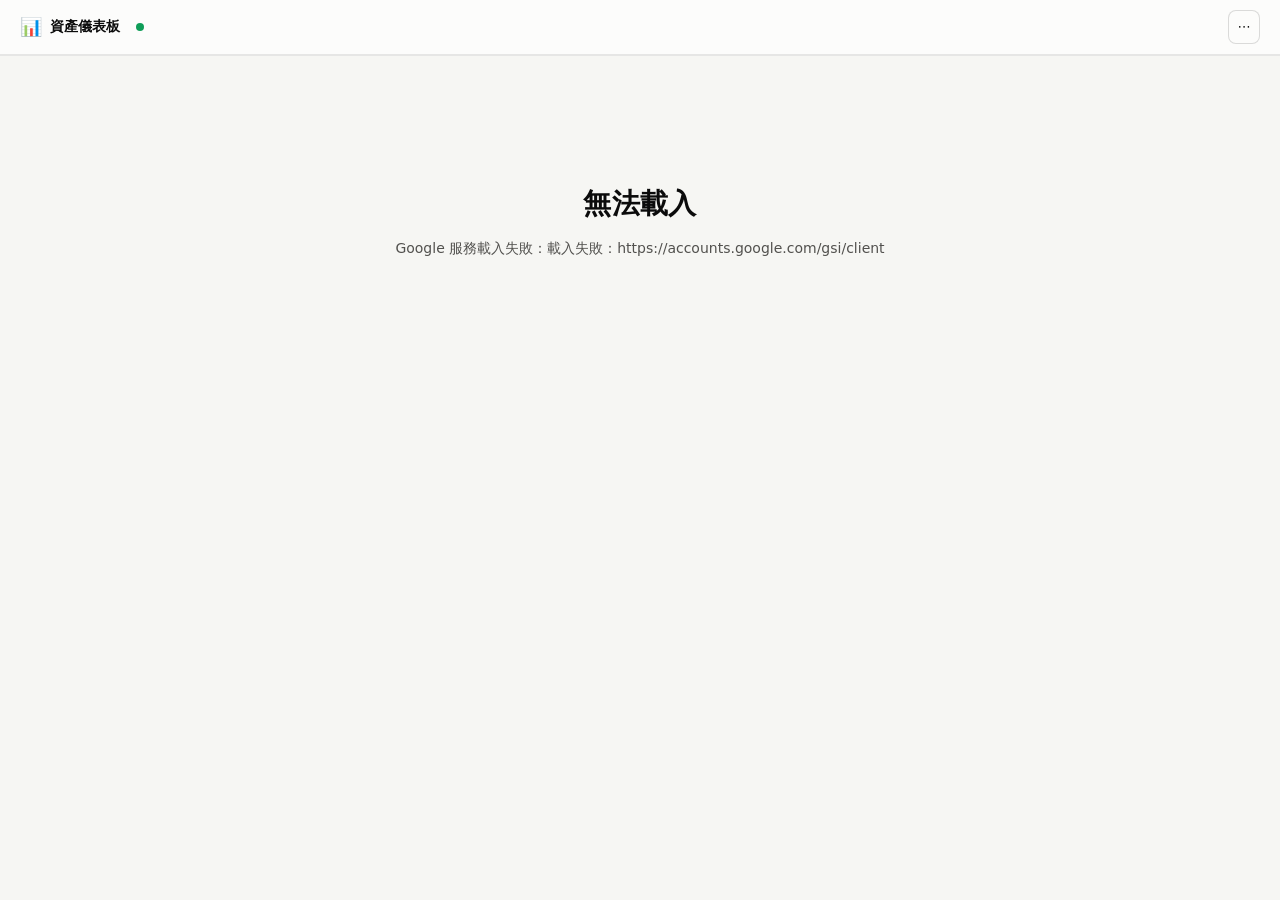
<file: index.html>
<!doctype html>
<html lang="zh-Hant">
<head>
<meta charset="utf-8">
<meta name="viewport" content="width=device-width, initial-scale=1">
<meta name="referrer" content="strict-origin-when-cross-origin">
<title>資產儀表板</title>
<link rel="stylesheet" href="css/app.css">
<link rel="icon" href="data:image/svg+xml,<svg xmlns='http://www.w3.org/2000/svg' viewBox='0 0 16 16'><text y='14' font-size='14'>📊</text></svg>">

<!-- Vendored, not from a CDN: this page reads private financial data, and a
     third-party script host would be one more party able to change what runs
     here. `defer` on both means they execute in document order before the
     module below, so XLSX and echarts are globals by the time boot.js runs. -->
<script defer src="vendor/xlsx.full.min.js"></script>
<script defer src="vendor/echarts.min.js"></script>
</head>
<body>

<!-- Title bar and tab strip pin together as one block. They are wrapped rather
     than each made sticky on its own, because a tab strip that sticks BELOW the
     title bar needs to know that bar's exact height - and a hard-coded offset is
     wrong the moment the bar's height changes (a different breakpoint, a larger
     font, a longer status line). One sticky ancestor needs no offset at all. -->
<div class="app-head">

<header class="topbar">
  <div class="brand">
    <span class="brand-mark" aria-hidden="true">📊</span>
    <span class="brand-text">資產儀表板</span>
  </div>

  <div class="topbar-status" id="freshness" hidden>
    <span class="dot" id="freshness-dot" aria-hidden="true"></span>
    <span id="freshness-text"></span>
  </div>

  <div class="topbar-actions">
    <button class="btn" id="btn-refresh" hidden>重新整理資料</button>
    <div class="menu">
      <button class="btn btn-icon" id="btn-menu" aria-haspopup="true" aria-expanded="false"
              title="更多">⋯</button>
      <div class="menu-panel" id="menu-panel" hidden>
        <div class="menu-info">
          <div class="menu-info-row"><span>檔案</span><b id="menu-file">—</b></div>
          <div class="menu-info-row"><span>讀取時間</span><b id="menu-fetched">—</b></div>
          <div class="menu-info-row"><span>AssetSync 更新</span><b id="menu-updated">—</b></div>
          <div class="menu-info-row"><span>帳號</span><b id="menu-user">—</b></div>
          <div class="menu-info-row"><span>行情快取</span><b id="menu-prices">—</b></div>
        </div>
        <button class="menu-item" id="menu-refresh">重新整理資料</button>
        <button class="menu-item" id="menu-repick">重新選擇檔案</button>
        <button class="menu-item" id="menu-clear-prices">清除行情快取</button>
        <button class="menu-item danger" id="menu-signout">登出</button>
      </div>
    </div>
  </div>
</header>

<nav class="tabs" id="tabs" hidden></nav>

</div><!-- /.app-head -->

<!-- Degradation lane: silent renewal failed, access removed, wrong file picked,
     parser warnings. None of these may become a blank screen - cached data
     keeps showing underneath.

     Below the pinned block on purpose: a banner is a notice about the data, not
     a navigation control, so it scrolls away with the content it describes
     rather than holding a permanent strip of a phone screen. -->
<div id="banners" class="banners"></div>

<main id="main">
  <section id="gate" class="gate">
    <h1>資產儀表板</h1>
    <p class="gate-lead">
      讀取你自己 Google Drive 上的 <code>AssetSync.xlsx</code>，在瀏覽器內解析並分析。<br>
      資料不會離開你的電腦，也沒有任何伺服器會看到它。
    </p>
    <button class="btn btn-primary btn-lg" id="btn-signin">使用 Google 登入</button>
    <p class="gate-note" id="gate-note"></p>
  </section>
</main>

<script src="js/boot.js" type="module"></script>
</body>
</html>
</file>
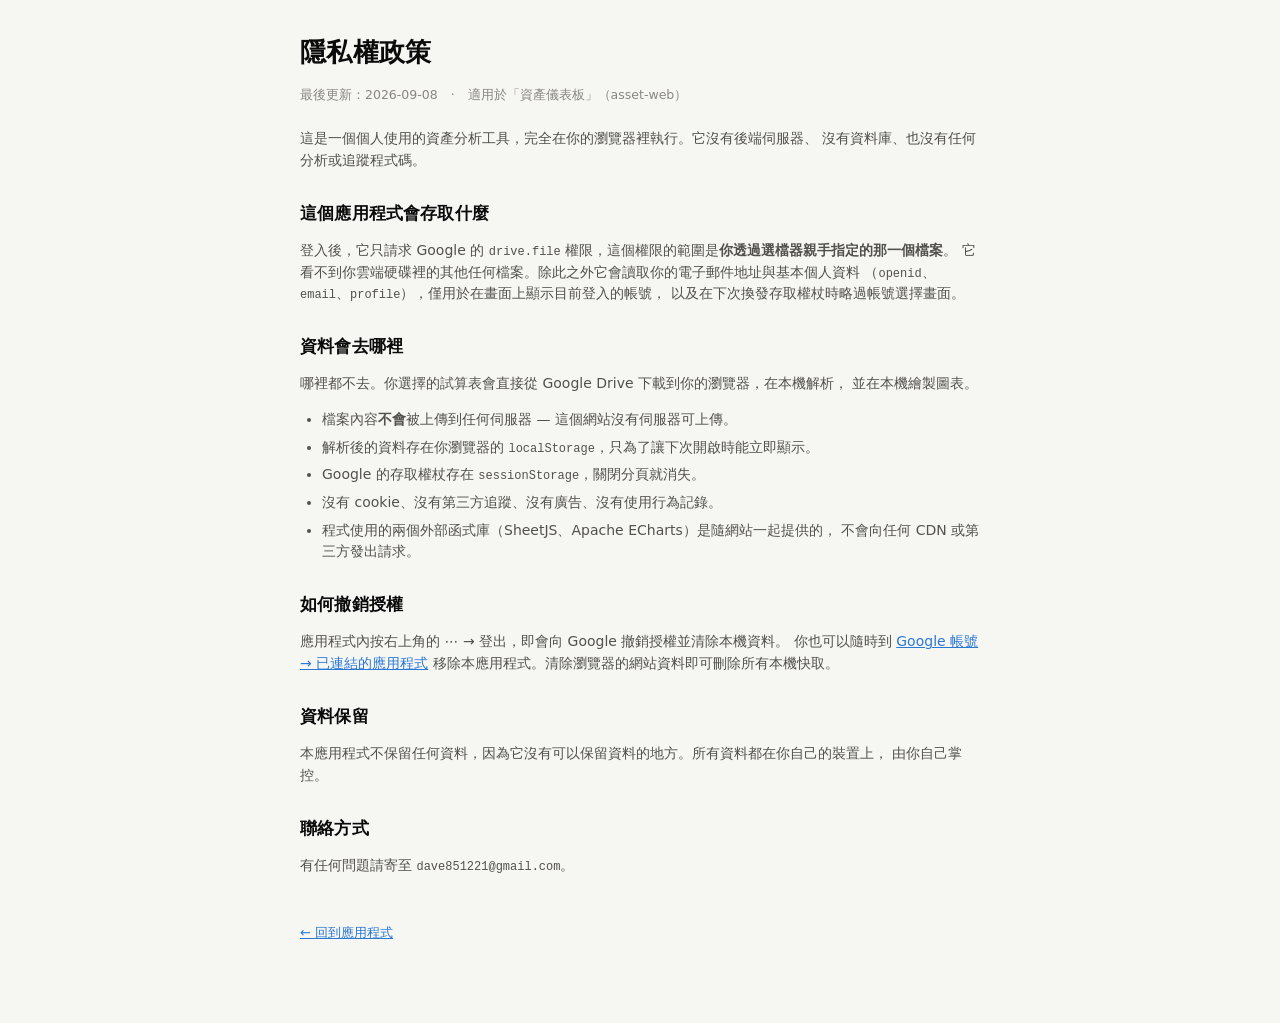
<file: privacy.html>
<!doctype html>
<html lang="zh-Hant">
<head>
<meta charset="utf-8">
<meta name="viewport" content="width=device-width, initial-scale=1">
<title>隱私權政策 · 資產儀表板</title>
<link rel="stylesheet" href="css/app.css">
<link rel="icon" href="data:image/svg+xml,<svg xmlns='http://www.w3.org/2000/svg' viewBox='0 0 16 16'><text y='14' font-size='14'>📊</text></svg>">
<style>
  /* A plain document, not the app: prose column, no grid, no cards. */
  .doc { max-width: 720px; margin: 0 auto; padding: 32px 20px 80px; }
  .doc h1 { font-size: 26px; margin-bottom: 6px; }
  .doc h2 { font-size: 17px; margin: 28px 0 8px; }
  .doc p, .doc li { color: var(--text-2); }
  .doc ul { padding-left: 22px; }
  .doc li { margin-bottom: 6px; }
  .doc .updated { color: var(--text-muted); font-size: 12.5px; margin-bottom: 24px; }
  .doc .back { display: inline-block; margin-top: 32px; font-size: 13px; }
</style>
</head>
<body>
<main class="doc">

<h1>隱私權政策</h1>
<p class="updated">最後更新：2026-09-08　·　適用於「資產儀表板」（asset-web）</p>

<p>
  這是一個個人使用的資產分析工具，完全在你的瀏覽器裡執行。它沒有後端伺服器、
  沒有資料庫、也沒有任何分析或追蹤程式碼。
</p>

<h2>這個應用程式會存取什麼</h2>
<p>
  登入後，它只請求 Google 的
  <code>drive.file</code> 權限，這個權限的範圍是<strong>你透過選檔器親手指定的那一個檔案</strong>。
  它看不到你雲端硬碟裡的其他任何檔案。除此之外它會讀取你的電子郵件地址與基本個人資料
  （<code>openid</code>、<code>email</code>、<code>profile</code>），僅用於在畫面上顯示目前登入的帳號，
  以及在下次換發存取權杖時略過帳號選擇畫面。
</p>

<h2>資料會去哪裡</h2>
<p>
  哪裡都不去。你選擇的試算表會直接從 Google Drive 下載到你的瀏覽器，在本機解析，
  並在本機繪製圖表。
</p>
<ul>
  <li>檔案內容<strong>不會</strong>被上傳到任何伺服器 — 這個網站沒有伺服器可上傳。</li>
  <li>解析後的資料存在你瀏覽器的 <code>localStorage</code>，只為了讓下次開啟時能立即顯示。</li>
  <li>Google 的存取權杖存在 <code>sessionStorage</code>，關閉分頁就消失。</li>
  <li>沒有 cookie、沒有第三方追蹤、沒有廣告、沒有使用行為記錄。</li>
  <li>程式使用的兩個外部函式庫（SheetJS、Apache ECharts）是隨網站一起提供的，
      不會向任何 CDN 或第三方發出請求。</li>
</ul>

<h2>如何撤銷授權</h2>
<p>
  應用程式內按右上角的 ⋯ → 登出，即會向 Google 撤銷授權並清除本機資料。
  你也可以隨時到
  <a href="https://myaccount.google.com/connections">Google 帳號 → 已連結的應用程式</a>
  移除本應用程式。清除瀏覽器的網站資料即可刪除所有本機快取。
</p>

<h2>資料保留</h2>
<p>
  本應用程式不保留任何資料，因為它沒有可以保留資料的地方。所有資料都在你自己的裝置上，
  由你自己掌控。
</p>

<h2>聯絡方式</h2>
<p>有任何問題請寄至 <code>dave851221@gmail.com</code>。</p>

<a class="back" href="index.html">← 回到應用程式</a>

</main>
</body>
</html>
</file>
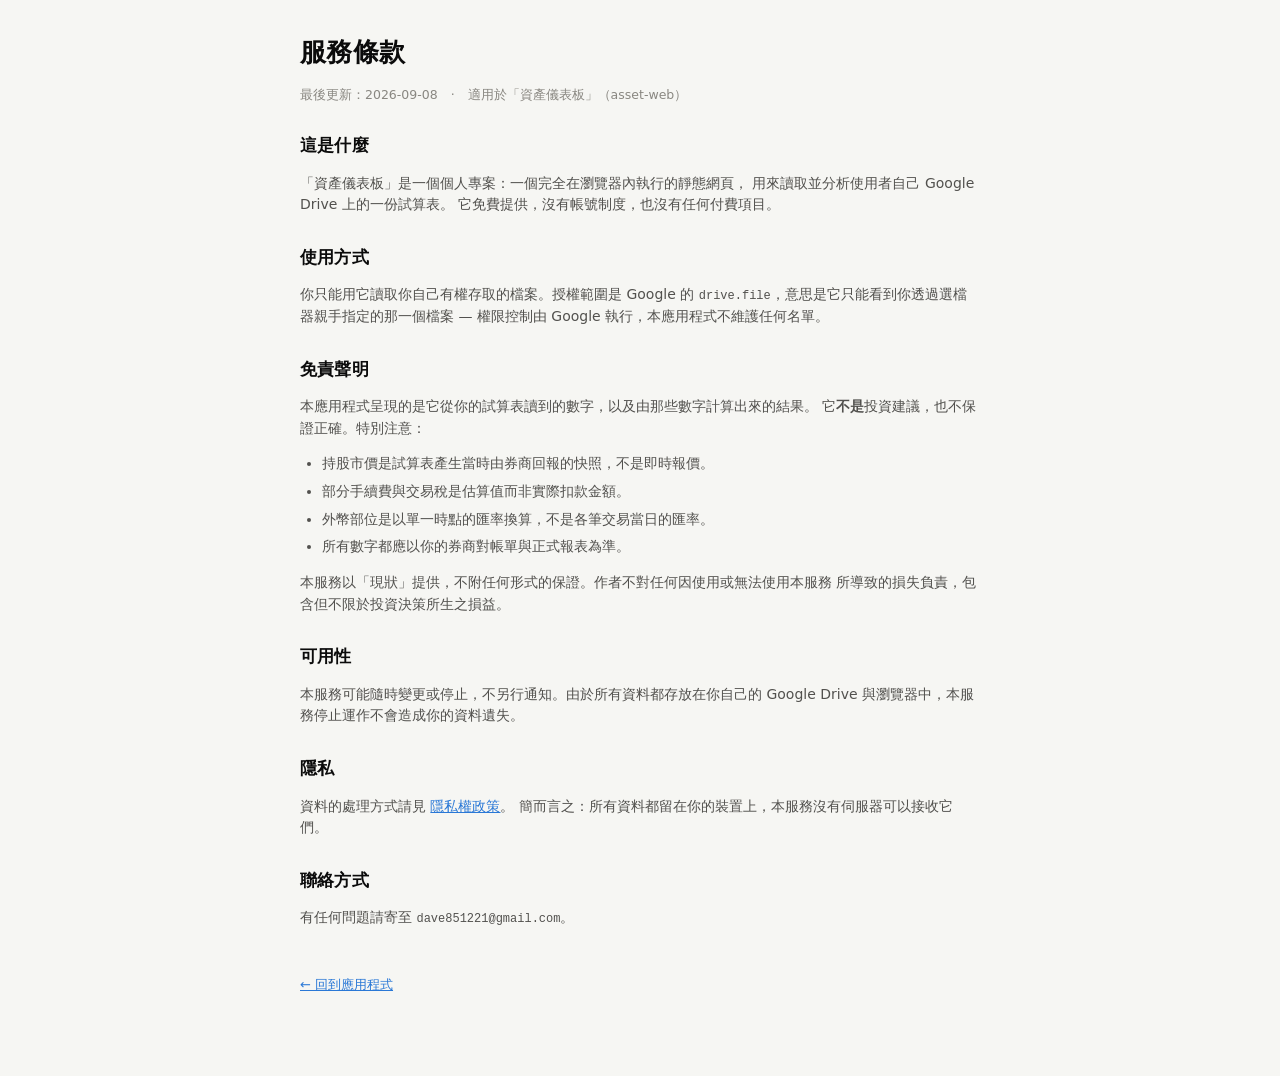
<file: terms.html>
<!doctype html>
<html lang="zh-Hant">
<head>
<meta charset="utf-8">
<meta name="viewport" content="width=device-width, initial-scale=1">
<title>服務條款 · 資產儀表板</title>
<link rel="stylesheet" href="css/app.css">
<link rel="icon" href="data:image/svg+xml,<svg xmlns='http://www.w3.org/2000/svg' viewBox='0 0 16 16'><text y='14' font-size='14'>📊</text></svg>">
<style>
  /* A plain document, not the app: prose column, no grid, no cards. */
  .doc { max-width: 720px; margin: 0 auto; padding: 32px 20px 80px; }
  .doc h1 { font-size: 26px; margin-bottom: 6px; }
  .doc h2 { font-size: 17px; margin: 28px 0 8px; }
  .doc p, .doc li { color: var(--text-2); }
  .doc ul { padding-left: 22px; }
  .doc li { margin-bottom: 6px; }
  .doc .updated { color: var(--text-muted); font-size: 12.5px; margin-bottom: 24px; }
  .doc .back { display: inline-block; margin-top: 32px; font-size: 13px; }
</style>
</head>
<body>
<main class="doc">

<h1>服務條款</h1>
<p class="updated">最後更新：2026-09-08　·　適用於「資產儀表板」（asset-web）</p>

<h2>這是什麼</h2>
<p>
  「資產儀表板」是一個個人專案：一個完全在瀏覽器內執行的靜態網頁，
  用來讀取並分析使用者自己 Google Drive 上的一份試算表。
  它免費提供，沒有帳號制度，也沒有任何付費項目。
</p>

<h2>使用方式</h2>
<p>
  你只能用它讀取你自己有權存取的檔案。授權範圍是 Google 的
  <code>drive.file</code>，意思是它只能看到你透過選檔器親手指定的那一個檔案 —
  權限控制由 Google 執行，本應用程式不維護任何名單。
</p>

<h2>免責聲明</h2>
<p>
  本應用程式呈現的是它從你的試算表讀到的數字，以及由那些數字計算出來的結果。
  它<strong>不是</strong>投資建議，也不保證正確。特別注意：
</p>
<ul>
  <li>持股市價是試算表產生當時由券商回報的快照，不是即時報價。</li>
  <li>部分手續費與交易稅是估算值而非實際扣款金額。</li>
  <li>外幣部位是以單一時點的匯率換算，不是各筆交易當日的匯率。</li>
  <li>所有數字都應以你的券商對帳單與正式報表為準。</li>
</ul>
<p>
  本服務以「現狀」提供，不附任何形式的保證。作者不對任何因使用或無法使用本服務
  所導致的損失負責，包含但不限於投資決策所生之損益。
</p>

<h2>可用性</h2>
<p>
  本服務可能隨時變更或停止，不另行通知。由於所有資料都存放在你自己的
  Google Drive 與瀏覽器中，本服務停止運作不會造成你的資料遺失。
</p>

<h2>隱私</h2>
<p>
  資料的處理方式請見 <a href="privacy.html">隱私權政策</a>。
  簡而言之：所有資料都留在你的裝置上，本服務沒有伺服器可以接收它們。
</p>

<h2>聯絡方式</h2>
<p>有任何問題請寄至 <code>dave851221@gmail.com</code>。</p>

<a class="back" href="index.html">← 回到應用程式</a>

</main>
</body>
</html>
</file>
<file: css/app.css>
/* Palette and chrome.
   Light only, deliberately: one surface to design against means a colour can
   be picked once and trusted - with two themes every accent has to be
   re-validated against a second background. `color-scheme: light` also stops
   the browser painting form controls dark under an OS dark setting.

   The categorical slots below are a validated set, in a validated ORDER: the
   ordering is the colour-vision safety mechanism, not decoration. Worst
   adjacent CVD ΔE 9.1, worst adjacent normal-vision ΔE 19.6 - both clear of
   the gates. Reordering them silently breaks that, so don't. */

:root {
  color-scheme: light;

  --surface-1: #fcfcfb;          /* cards, chart surface */
  --surface-2: #f6f6f3;          /* page plane */
  --surface-3: #f1f1ed;          /* table stripe, chips, tracks */
  --text-1: #0b0b0b;
  --text-2: #52514e;
  --text-muted: #898781;
  --grid: #e1e0d9;
  --axis: #c3c2b7;
  --border: rgba(11, 11, 11, 0.09);
  --border-strong: rgba(11, 11, 11, 0.14);

  --series-1: #2a78d6;           /* blue */
  --series-2: #eb6834;           /* orange */
  --series-3: #1baf7a;           /* aqua */
  --series-4: #eda100;           /* yellow */
  --series-5: #e87ba4;           /* magenta */
  --series-6: #008300;           /* green */
  --series-7: #4a3aa7;           /* violet */
  --series-8: #e34948;           /* red */

  --seq-100: #cde2fb;
  --seq-250: #86b6ef;
  --seq-400: #3987e5;
  --seq-550: #1c5cab;

  /* 紅漲綠跌 - the Taiwan market convention, and the one AssetSync's own Excel
     formatting already uses, so a gain is red here and a loss is green. This is
     the opposite of the Western convention on purpose: the reader's instinct
     comes from Taiwanese broker apps.

     Red-vs-green fails the colour-vision gate as a pair (validated: CVD ΔE 4.4),
     so it is NEVER the only channel - every chart that uses it also carries the
     sign in the bar's direction from a zero baseline and in a signed label, and
     every figure here prints an explicit + or -. */
  --up: #d03b3b;                 /* gain / rise */
  --down: #0f9d58;               /* loss / fall */
  --up-wash: #fdf0f0;
  --down-wash: #edf8f2;

  --warning: #fab219;
  --serious: #ec835a;
  --critical: #d03b3b;
  --pass: #0f9d58;               /* software convention, only in the self-test */
  --fail: #d03b3b;

  --radius: 12px;
  --radius-sm: 8px;
  --shadow: 0 1px 2px rgba(11, 11, 11, .04), 0 6px 20px rgba(11, 11, 11, .035);
  --font: system-ui, -apple-system, "Segoe UI", "Noto Sans TC", sans-serif;
}

* { box-sizing: border-box; }

body {
  margin: 0;
  font-family: var(--font);
  background: var(--surface-2);
  color: var(--text-1);
  font-size: 14px;
  line-height: 1.55;
  -webkit-font-smoothing: antialiased;
}

h1, h2, h3 { margin: 0; font-weight: 650; letter-spacing: .01em; }
a { color: var(--series-1); }

/* ------------------------------------------------------------- top bar --- */

/* The title bar and the tab strip pin as one block, at every width.

   Wrapping them is what makes that offset-free: a separately-sticky tab strip
   has to be told the exact height of the bar above it, and any hard-coded
   number there is wrong as soon as that height changes - a different
   breakpoint, a bigger system font, a status line that wraps. With one sticky
   ancestor there is no number to get wrong. */
.app-head { position: sticky; top: 0; z-index: 40; }

.topbar {
  display: flex; align-items: center; gap: 16px;
  padding: 10px 20px;
  background: var(--surface-1);
  border-bottom: 1px solid var(--border);
}
.brand { display: flex; align-items: center; gap: 8px; font-weight: 700; }
.brand-mark { font-size: 18px; }
.topbar-status {
  display: flex; align-items: center; gap: 6px;
  color: var(--text-2); font-size: 12.5px;
  /* The one element allowed to shrink: everything else in the bar is a control
     that has to stay reachable, so the timestamp is what truncates. */
  min-width: 0; flex: 0 1 auto; overflow: hidden;
}
.topbar-status #freshness-text {
  overflow: hidden; text-overflow: ellipsis; white-space: nowrap; min-width: 0;
}
.topbar-status .dot {
  width: 8px; height: 8px; border-radius: 50%;
  background: var(--pass); display: inline-block; flex: none;
}
/* Amber, not red: stale data is still data, and the only thing that failed is
   a silent token renewal the user can fix with one click. */
.topbar-status.stale .dot { background: var(--warning); }
.topbar-actions { margin-left: auto; display: flex; align-items: center; gap: 8px; }

.btn {
  font: inherit; font-size: 13px;
  padding: 6px 12px; border-radius: var(--radius-sm);
  border: 1px solid var(--border-strong);
  background: var(--surface-1); color: var(--text-1);
  cursor: pointer;
  transition: background .12s, border-color .12s;
}
.btn:hover { background: var(--surface-3); }
.btn-primary { background: var(--series-1); border-color: transparent; color: #fff; }
.btn-primary:hover { filter: brightness(1.08); background: var(--series-1); }
.btn-lg { font-size: 15px; padding: 10px 22px; }
.btn-icon { width: 32px; padding: 6px 0; text-align: center; }
.btn[disabled] { opacity: .5; cursor: default; }

.menu { position: relative; }
.menu-panel {
  position: absolute; right: 0; top: calc(100% + 6px);
  min-width: 290px; padding: 6px;
  background: var(--surface-1); border: 1px solid var(--border-strong);
  border-radius: var(--radius); box-shadow: var(--shadow); z-index: 50;
}
.menu-info { padding: 8px 10px 10px; border-bottom: 1px solid var(--border); margin-bottom: 6px; }
.menu-info-row {
  display: flex; justify-content: space-between; gap: 12px;
  font-size: 12.5px; color: var(--text-2);
}
.menu-info-row b {
  color: var(--text-1); font-weight: 600; max-width: 175px;
  overflow: hidden; text-overflow: ellipsis; white-space: nowrap;
}
.menu-item {
  display: block; width: 100%; text-align: left;
  font: inherit; font-size: 13px; padding: 7px 10px;
  background: none; border: 0; border-radius: 6px; color: var(--text-1); cursor: pointer;
}
.menu-item:hover { background: var(--surface-3); }
.menu-item.danger { color: var(--critical); }

/* ------------------------------------------------------------- banners --- */

.banners { display: flex; flex-direction: column; }
.banner {
  display: flex; align-items: center; gap: 10px;
  padding: 9px 20px; font-size: 13px;
  border-bottom: 1px solid var(--border);
  background: var(--surface-3); color: var(--text-1);
}
.banner .icon { font-size: 15px; }
.banner .spacer { margin-left: auto; }
.banner.warn { background: color-mix(in srgb, var(--warning) 18%, var(--surface-1)); }
.banner.bad { background: color-mix(in srgb, var(--critical) 15%, var(--surface-1)); }

/* ---------------------------------------------------------------- tabs --- */

.tabs {
  display: flex; gap: 2px; padding: 0 14px;
  background: var(--surface-1);
  border-bottom: 1px solid var(--border);
  overflow-x: auto;
}
.tab {
  font: inherit; font-size: 13.5px; white-space: nowrap;
  padding: 11px 14px; border: 0; background: none; cursor: pointer;
  color: var(--text-2); border-bottom: 2px solid transparent;
}
.tab:hover { color: var(--text-1); }
.tab[aria-selected="true"] {
  color: var(--text-1); border-bottom-color: var(--series-1); font-weight: 600;
}

/* ---------------------------------------------------------------- main --- */

main { padding: 18px 20px 72px; max-width: 1480px; margin: 0 auto; min-width: 0; }

/* Wide content scrolls inside its own container (.table-wrap), never by moving
   the page. A horizontally scrolling body is always a layout bug.

   `clip`, not `hidden`, and the difference is not cosmetic: `overflow-x: hidden`
   makes the element a scroll container, and a `position: sticky` descendant then
   sticks to THAT box - which never scrolls, because the page scrolls on the
   root. The pinned header silently scrolled away with the content. `clip`
   suppresses the overflow without creating a scroll container, so sticky still
   resolves against the viewport. `hidden` stays first as the fallback for
   anything too old to know `clip`; there it costs the pinning, not the guard. */
html, body { max-width: 100%; overflow-x: hidden; overflow-x: clip; }

.gate { text-align: center; padding: 12vh 20px; }
.gate h1 { font-size: 28px; margin-bottom: 12px; }
.gate-lead { color: var(--text-2); margin: 0 0 24px; }
.gate-note { color: var(--critical); margin-top: 18px; white-space: pre-wrap; }

/* The setup screen is read once, while someone is clicking through the Google
   Cloud console - so it is left-aligned prose inside the centred gate, not
   centred text the eye has to re-find on every line. */
.setup-list {
  max-width: 640px; margin: 0 auto 24px; padding-left: 20px;
  text-align: left; color: var(--text-2);
}
.setup-list li { margin-bottom: 10px; }

/* --------------------------------------------------------------- cards --- */

.grid { display: grid; gap: 14px; grid-template-columns: repeat(12, minmax(0, 1fr)); }
.card {
  grid-column: span 12;
  background: var(--surface-1);
  border: 1px solid var(--border);
  border-radius: var(--radius);
  padding: 15px 17px 17px;
  box-shadow: var(--shadow);
  min-width: 0;
}
.card.half { grid-column: span 6; }
.card.third { grid-column: span 4; }
.card.two-thirds { grid-column: span 8; }
.card.span-12 { grid-column: span 12; }

/* A container that contributes layout but no chrome - the tiles and the hero
   carry their own, and nesting two borders around them looks like a mistake. */
.card.flush {
  background: none; border: 0; box-shadow: none; padding: 0;
}

@media (max-width: 1080px) {
  .card.half, .card.third, .card.two-thirds { grid-column: span 12; }
}

.card-head { display: flex; align-items: baseline; gap: 10px; margin-bottom: 2px; }
.card-head h2 { font-size: 14.5px; letter-spacing: .015em; }
.card-head h2:empty { display: none; }
.card-head .tools { margin-left: auto; display: flex; gap: 6px; align-items: center; }
.card-note {
  color: var(--text-2); font-size: 12.5px; margin: 4px 0 12px;
  max-width: 78ch; line-height: 1.5;
}
.card-note.warn { color: var(--serious); }

.warn-list { margin: 0 0 4px; padding-left: 20px; color: var(--text-2); font-size: 12.5px; }
.warn-list li { margin-bottom: 3px; }

/* ----------------------------------------------------------- the figures --- */

/* Hero figure: the one number a view leads with. Proportional figures, not
   tabular - at this size `tabular-nums` gives every digit the width of a zero
   and the number reads loose. */
.hero {
  display: flex; align-items: center; gap: 24px; flex-wrap: wrap;
  background: var(--surface-1);
  border: 1px solid var(--border);
  border-radius: var(--radius);
  box-shadow: var(--shadow);
  padding: 20px 22px;
}
.hero-text { min-width: 0; }
.hero-label { color: var(--text-2); font-size: 13px; letter-spacing: .02em; }
.hero-value {
  font-size: clamp(34px, 5.4vw, 52px);
  font-weight: 660; line-height: 1.08; letter-spacing: -.015em;
  margin-top: 2px;
}
.hero-delta { display: flex; align-items: baseline; gap: 10px; margin-top: 6px; flex-wrap: wrap; }
.hero-delta .delta { font-size: 14.5px; font-weight: 600; }
.hero-delta .delta.up { color: var(--up); }
.hero-delta .delta.down { color: var(--down); }
.hero-delta .delta-since { color: var(--text-muted); font-size: 12.5px; }
.hero-sub { color: var(--text-muted); font-size: 12.5px; margin-top: 4px; }
.hero-spark { flex: 1 1 240px; min-width: 200px; }
.spark { width: 100%; height: 66px; }

/* Stat tiles. `auto-fit` rather than a fixed column count so a row of five and
   a row of six both distribute evenly instead of leaving one orphan. */
.tile-row {
  display: grid; gap: 12px;
  grid-template-columns: repeat(auto-fit, minmax(168px, 1fr));
}
/* Same reason as .grid: the tiles hold long unbroken figures, and an `auto`
   track floor would let one of them widen the row past its container. */
.tile-row > * { min-width: 0; }
.tile {
  background: var(--surface-1);
  border: 1px solid var(--border);
  border-radius: var(--radius);
  box-shadow: var(--shadow);
  padding: 13px 15px 14px;
  min-width: 0;
}
.tile-label {
  color: var(--text-2); font-size: 12.5px;
  white-space: nowrap; overflow: hidden; text-overflow: ellipsis;
}
.tile-value {
  font-size: 23px; font-weight: 640; line-height: 1.22; margin-top: 1px;
  letter-spacing: -.01em;
}
.tile-value.up { color: var(--up); }
.tile-value.down { color: var(--down); }
.tile-delta { font-size: 12.5px; color: var(--text-2); margin-top: 1px; }
.tile-delta.up { color: var(--up); }
.tile-delta.down { color: var(--down); }
.tile-sub { color: var(--text-muted); font-size: 12px; margin-top: 2px; }

/* A headline number inside an ordinary card, above its own chart. */
.big-line { display: flex; align-items: baseline; gap: 10px; flex-wrap: wrap; margin: 2px 0 10px; }
.big-value { font-size: 30px; font-weight: 650; letter-spacing: -.012em; }
.big-value.up { color: var(--up); }
.big-value.down { color: var(--down); }
.big-note { color: var(--text-muted); font-size: 12.5px; }

/* ------------------------------------------------------------- filters --- */

/* One row, above the content it scopes - never inside a chart card. */
.filter-row {
  display: flex; flex-wrap: wrap; gap: 10px; align-items: center;
  margin: 0 0 14px;
}
.filter-row label {
  display: flex; align-items: center; gap: 8px;
  font-size: 12.5px; color: var(--text-2);
}

/* Presets as a segmented control: nobody fights a calendar grid for
   "last 30 days". Selection is fill *plus* aria-pressed, never colour alone. */
.segmented {
  display: inline-flex; padding: 2px; gap: 2px;
  background: var(--surface-3);
  border: 1px solid var(--border);
  border-radius: 10px;
}
.seg {
  font: inherit; font-size: 12.5px;
  padding: 5px 12px; border: 0; border-radius: 8px;
  background: none; color: var(--text-2); cursor: pointer;
  white-space: nowrap;
}
.seg:hover { color: var(--text-1); }
.seg.on {
  background: var(--surface-1); color: var(--text-1); font-weight: 600;
  box-shadow: 0 1px 2px rgba(11, 11, 11, .06);
}

input[type="search"], input[type="text"], select {
  font: inherit; font-size: 13px; padding: 6px 10px;
  border: 1px solid var(--border-strong); border-radius: var(--radius-sm);
  background: var(--surface-1); color: var(--text-1);
}
input[type="search"] { min-width: 260px; }
input[type="search"]:focus, select:focus {
  outline: 2px solid color-mix(in srgb, var(--series-1) 40%, transparent);
  outline-offset: 1px;
}

/* --------------------------------------------------------------- table --- */

.table-wrap { overflow-x: auto; }
table.data {
  width: 100%; border-collapse: collapse; font-size: 13px;
  /* Tabular only in columns, where digits must line up vertically. */
  font-variant-numeric: tabular-nums;
}
table.data th, table.data td {
  padding: 7px 10px; text-align: right; white-space: nowrap;
  border-bottom: 1px solid var(--grid);
}
table.data th:first-child, table.data td:first-child,
table.data th.text, table.data td.text { text-align: left; }
table.data thead th {
  color: var(--text-2); font-weight: 600; font-size: 12px;
  letter-spacing: .02em;
  position: sticky; top: 0; background: var(--surface-1); z-index: 1;
  border-bottom: 1px solid var(--axis);
}
table.data thead th.sortable { cursor: pointer; user-select: none; }
table.data thead th.sortable:hover { color: var(--text-1); }
table.data tbody tr:hover { background: var(--surface-3); }
table.data tbody tr:last-child td { border-bottom: 0; }
table.data td.dim { color: var(--text-muted); }
table.data td.up { color: var(--up); }
table.data td.down { color: var(--down); }
/* Anything that grows with the data gets a ceiling and its own scrollbar -
   otherwise one long table pushes every other card off the screen. */
.scroll-y { max-height: 460px; overflow-y: auto; }

.cell-flag { display: inline-flex; align-items: center; gap: 6px; }

/* A cell that is part number, part bar. One hue: the number beside it already
   carries magnitude, so the bar is reinforcement and not a value ramp. */
.bar-cell {
  display: flex; flex-direction: column; align-items: flex-end; gap: 3px;
  min-width: 92px;
}
.bar-num { line-height: 1.2; }
.bar-track {
  width: 100%; height: 3px; border-radius: 2px;
  background: var(--surface-3); overflow: hidden;
  display: block;
}
.bar-fill { display: block; height: 100%; border-radius: 2px; background: var(--seq-400); }
.bar-fill.down { background: var(--down); }

/* --------------------------------------------------------------- chips --- */

.chip {
  display: inline-flex; align-items: center; gap: 4px;
  padding: 1px 8px; border-radius: 999px; font-size: 12px;
  background: var(--surface-3); color: var(--text-1); white-space: nowrap;
}
/* The chip's text says 買 or 賣, so the wash is reinforcement, not the signal. */
.chip.buy { background: var(--up-wash); color: var(--up); }
.chip.sell { background: var(--down-wash); color: var(--down); }
.chip.flag { background: color-mix(in srgb, var(--warning) 28%, var(--surface-1)); }
.chip.pass { background: color-mix(in srgb, var(--pass) 18%, var(--surface-1)); }
.chip.fail { background: color-mix(in srgb, var(--fail) 18%, var(--surface-1)); }

/* -------------------------------------------------------------- charts --- */
/* An ECharts container needs a resolved height before init, or the chart
   renders 0px tall and stays that way. Every chart host carries .chart and an
   explicit height, never a percentage of an auto-height parent. */

.chart { width: 100%; height: 300px; }
.chart.tall { height: 440px; }
.chart.short { height: 210px; }
/* The candlestick review card carries two stacked panels plus a zoom slider,
   so it needs more room than a single-panel chart. */
.chart.candles { height: 560px; }
/* Holds the vertical space while prices are being fetched, so the card does
   not collapse and then shove the page down when the chart arrives. */
.chart-load {
  height: 560px; display: flex; align-items: center; justify-content: center;
}

/* The donut's legend, as text under the ring rather than an ECharts block
   beside it. Three fields per row - name, amount, share - align in their own
   columns and wrap at any width; ECharts sizes its legend itself and laid the
   same content straight across the ring on a phone. */
.donut-legend { display: grid; gap: 2px 14px; margin: 6px 0 0; font-size: 12.5px; }
.donut-key {
  display: grid; align-items: baseline; gap: 8px;
  grid-template-columns: 10px minmax(0, 1fr) auto auto;
}
.donut-key .k-name {
  color: var(--text-2); overflow: hidden; text-overflow: ellipsis; white-space: nowrap;
}
.donut-key .k-value { color: var(--text-1); font-weight: 600; font-variant-numeric: tabular-nums; }
.donut-key .k-share { color: var(--text-muted); font-variant-numeric: tabular-nums; min-width: 42px;
  text-align: right; }

/* A container that adds no box of its own - its children join the parent grid
   directly, so an async section can replace a group of cards in one call while
   each card keeps its own column span. */
.subgrid { display: contents; }

/* A legend, in HTML, for the forms ECharts cannot legend itself. */
.legend {
  display: flex; flex-wrap: wrap; gap: 14px; margin: 4px 0 10px;
  font-size: 12.5px; color: var(--text-2);
}
.legend .key { display: inline-flex; align-items: center; gap: 6px; }
.swatch { width: 10px; height: 10px; border-radius: 3px; display: inline-block; flex: none; }

.empty { color: var(--text-muted); padding: 26px 4px; text-align: center; }
.loading { color: var(--text-2); padding: 40px; text-align: center; }
/* Refetch keeps the frame: the previous render holds at reduced opacity, so
   there is no skeleton flash and no layout jump. */
.refreshing { opacity: .55; transition: opacity .15s; }

.footnote {
  color: var(--text-muted); font-size: 12px; margin: 10px 0 0;
  max-width: 78ch; line-height: 1.5;
}
kbd, code { font-family: ui-monospace, "Cascadia Mono", monospace; font-size: 12px; }

/* ---------------------------------------------------------------- phone --- */
/* Vertical space is the scarce resource here, so the pinned block earns its
   height by staying compact: tighter padding, smaller type, and the refresh
   button folds into the ⋯ menu rather than sitting beside it. */

@media (max-width: 700px) {
  body { font-size: 13.5px; }

  .topbar { padding: 8px 12px; gap: 10px; }
  .brand { flex: none; }
  .brand-text { font-size: 14px; white-space: nowrap; }
  .topbar-status { font-size: 11.5px; }
  /* 重新整理 stays reachable in the ⋯ menu; two buttons do not fit. */
  #btn-refresh { display: none; }
  .menu-panel { min-width: min(300px, calc(100vw - 24px)); }

  .tabs { padding: 0 6px; }
  .tab { padding: 10px 10px; font-size: 13px; }

  main { padding: 12px 10px 56px; }
  .grid { gap: 10px; }
  .card { padding: 13px 13px 15px; border-radius: 10px; }
  .card-head h2 { font-size: 14px; }
  .card-note, .footnote { font-size: 12px; }

  .hero { padding: 16px 16px; gap: 14px; }
  .hero-value { font-size: 34px; }
  .hero-spark { flex: 1 1 100%; }
  .spark { height: 54px; }

  .tile-row { grid-template-columns: repeat(2, minmax(0, 1fr)); gap: 10px; }
  .tile { padding: 11px 12px 12px; border-radius: 10px; }
  .tile-value { font-size: 19px; }
  .big-value { font-size: 25px; }

  /* Filters go full width so the touch targets are not 20px slivers. */
  .filter-row { gap: 8px; }
  .filter-row label { width: 100%; }
  input[type="search"] { width: 100%; min-width: 0; flex: 1 1 auto; }
  .segmented { width: 100%; justify-content: space-between; }
  .seg { flex: 1 1 auto; padding: 6px 6px; text-align: center; }

  table.data { font-size: 12.5px; }
  table.data th, table.data td { padding: 6px 7px; }
  .scroll-y { max-height: 360px; }
  .bar-cell { min-width: 74px; }
  .chart { height: 260px; }
  .chart.tall { height: 360px; }
  .chart.short { height: 190px; }
  /* Two stacked panels plus a zoom slider need more than a single-panel chart,
     and the price panel is the one that gets squeezed if this is too tight. */
  .chart.candles, .chart-load { height: 460px; }
  .banner { padding: 8px 12px; font-size: 12.5px; }
  .gate { padding: 8vh 16px; }

  /* An odd number of tiles leaves a hole in a two-column grid, and a hole reads
     as a tile that failed to render. The last one takes the full width instead:
     the row then ends on a deliberate-looking line rather than a gap. */
  .tile-row > :last-child:nth-child(odd) { grid-column: 1 / -1; }

  /* A filter's caption stays on one line - 「查詢個股」 was breaking after the
     second character and taking a whole line to do it. */
  .filter-row label > span { white-space: nowrap; }
}

@media (max-width: 420px) {
  /* At this width the icon alone identifies the app; the words are competing
     with the data timestamp, which is the thing worth reading. */
  .brand-text { display: none; }
}
</file>
